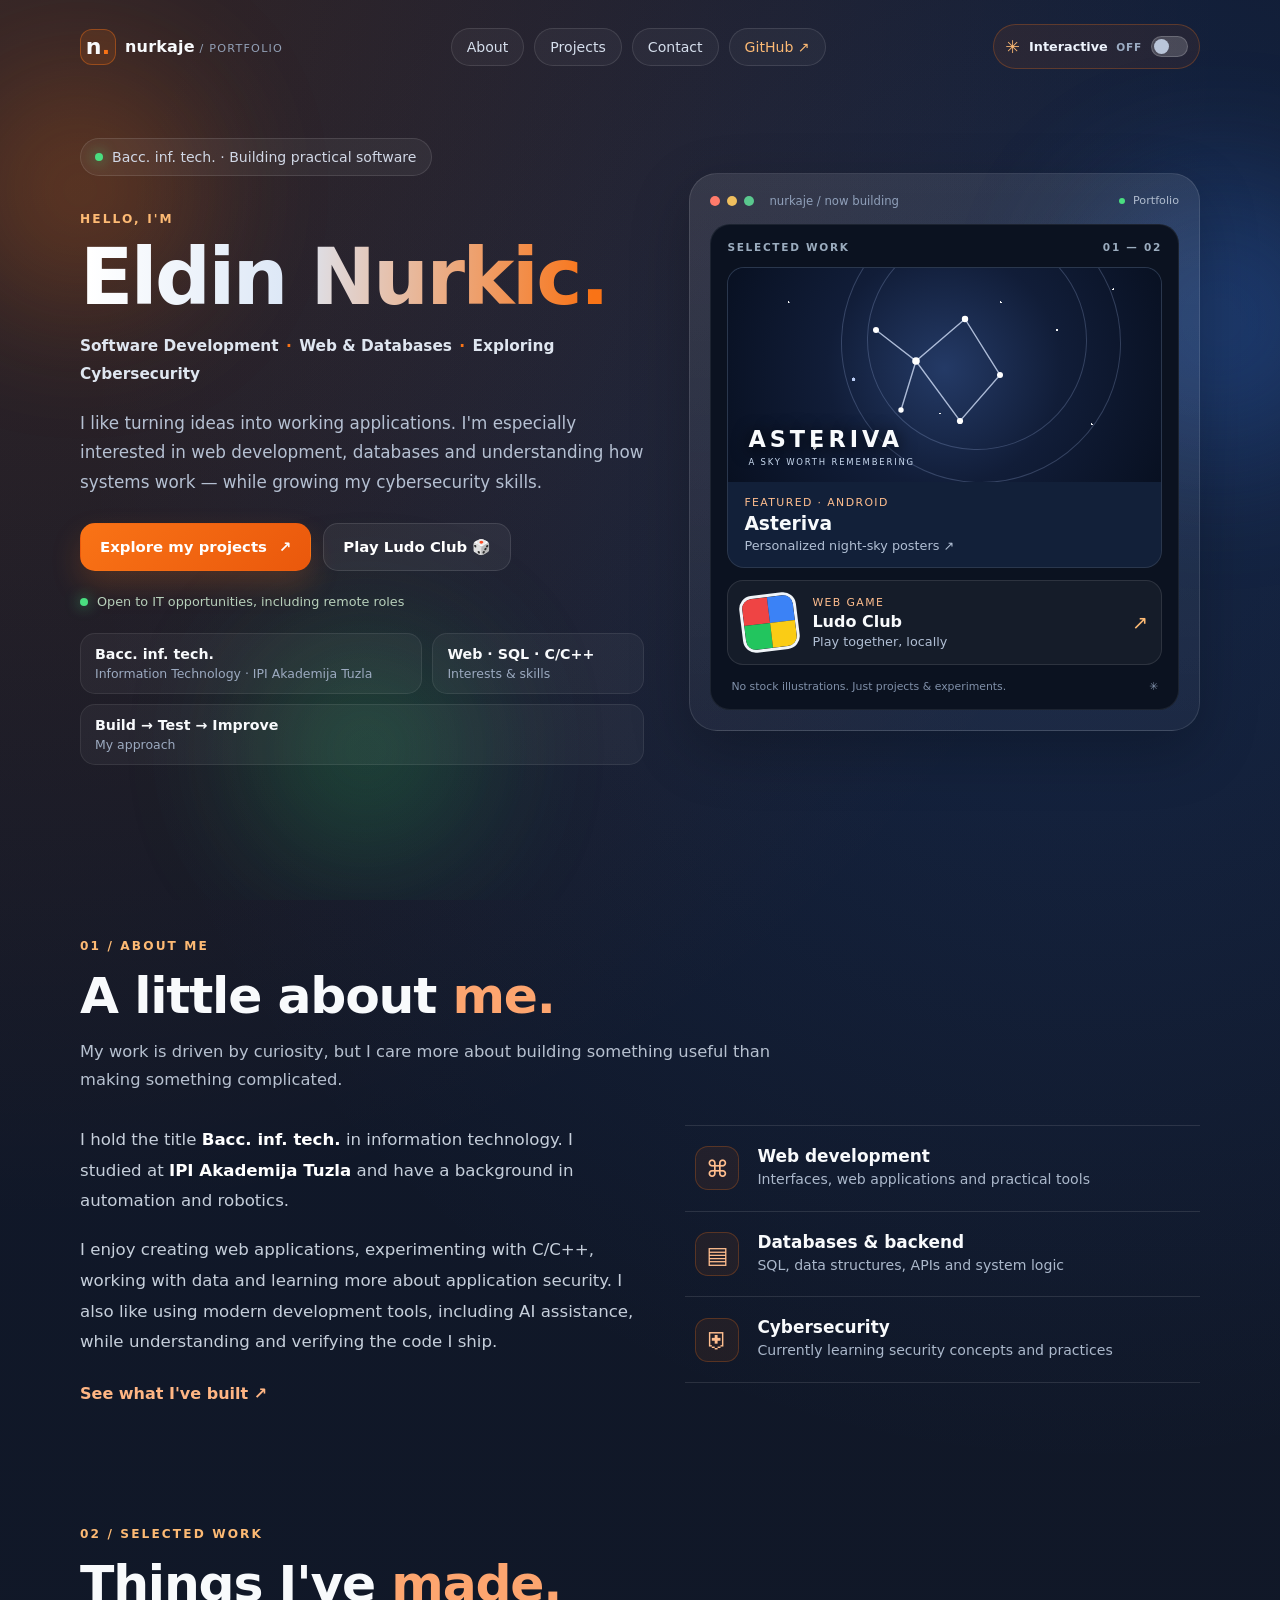
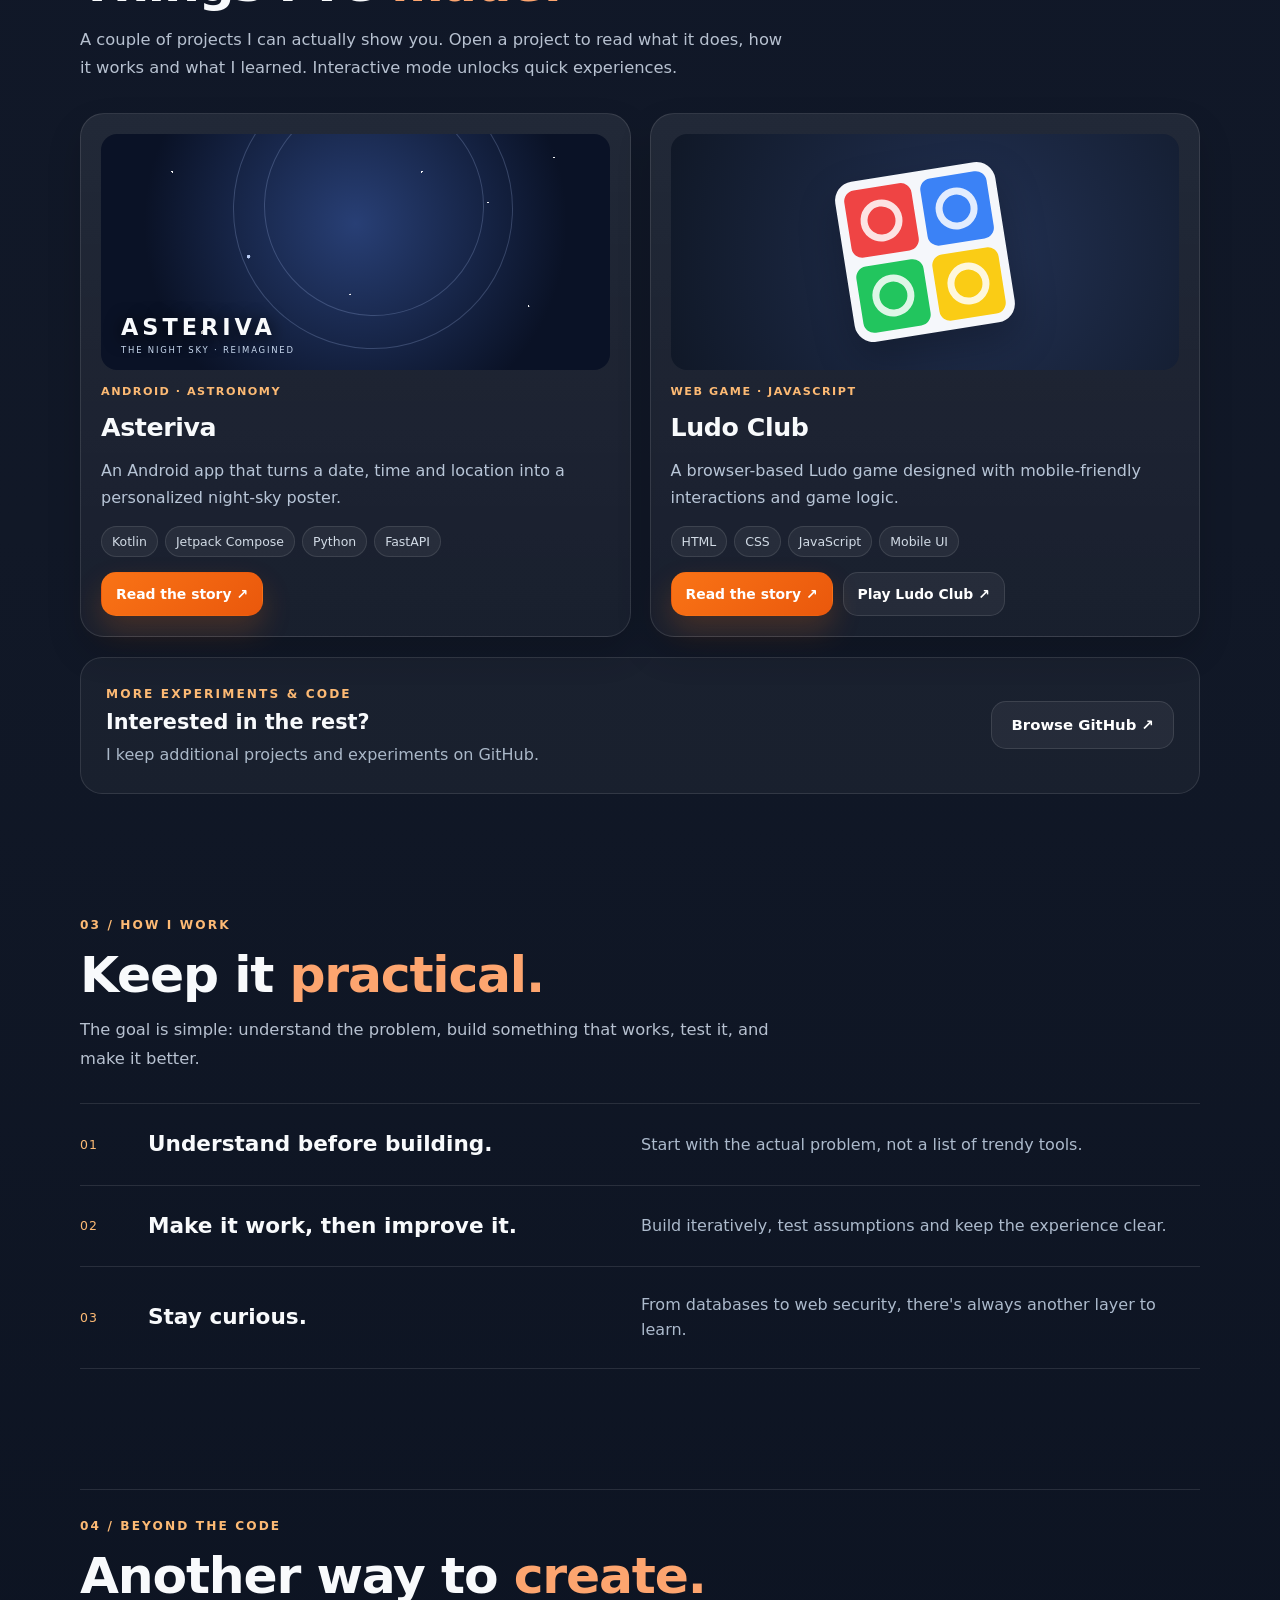
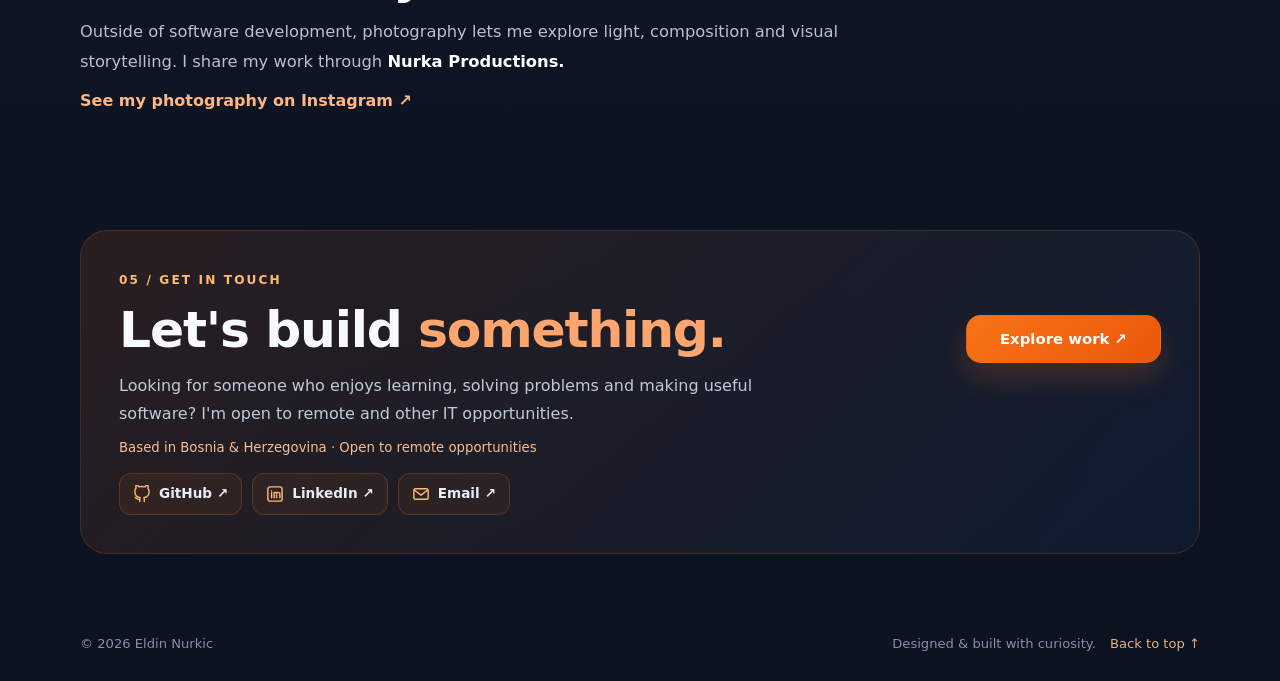
<file: index.html>
<!doctype html>
<html lang="en">
<head>
  <meta charset="utf-8">
  <meta name="viewport" content="width=device-width, initial-scale=1">
  <meta name="theme-color" content="#0f172a">
  <title>Eldin Nurkic | Software Developer Portfolio</title>
  <meta name="description" content="Eldin Nurkic is a software developer and Bacc. inf. tech. Explore Android, web and database projects, including Asteriva and Ludo Club.">
  <meta name="robots" content="index, follow">
  <link rel="canonical" href="https://nurkaje.github.io/">

  <!-- Social link previews (LinkedIn, messaging apps and other platforms). -->
  <meta property="og:type" content="website">
  <meta property="og:site_name" content="nurkaje / portfolio">
  <meta property="og:locale" content="en_US">
  <meta property="og:url" content="https://nurkaje.github.io/">
  <meta property="og:title" content="Eldin Nurkic | Software Developer">
  <meta property="og:description" content="Practical software, creative ideas and real projects. Explore Asteriva, Ludo Club and my work.">
  <meta property="og:image" content="https://nurkaje.github.io/assets/og-preview.png">
  <meta property="og:image:type" content="image/png">
  <meta property="og:image:width" content="1200">
  <meta property="og:image:height" content="600">
  <meta property="og:image:alt" content="Screenshot of Eldin Nurkic software developer portfolio with Asteriva and Ludo Club projects.">
  <meta name="twitter:card" content="summary_large_image">
  <meta name="twitter:title" content="Eldin Nurkic | Software Developer">
  <meta name="twitter:description" content="Portfolio featuring Android, web and database projects, including Asteriva and Ludo Club.">
  <meta name="twitter:image" content="https://nurkaje.github.io/assets/og-preview.png">

  <script type="application/ld+json">
  {
    "@context": "https://schema.org",
    "@type": "Person",
    "name": "Eldin Nurkic",
    "url": "https://nurkaje.github.io/",
    "jobTitle": "Software Developer",
    "sameAs": [
      "https://github.com/nurkaje",
      "https://www.linkedin.com/in/nurkiceldin/",
      "https://www.instagram.com/nurkaproduction/"
    ]
  }
  </script>
  <link rel="icon" type="image/svg+xml" href="assets/favicon.svg">
  <link rel="stylesheet" href="assets/style.css">
  <script src="assets/main.js" defer></script>
  <script src="assets/sky-globe.js" defer></script>
  <script src="assets/interactive.js" defer></script>
  <script src="assets/cursor-glow.js" defer></script>
</head>
<body data-mode="professional">
  <div class="cursor-glow" id="cursorGlow" aria-hidden="true"></div>
  <div class="bg-blur" aria-hidden="true"><span class="orb orb1"></span><span class="orb orb2"></span><span class="orb orb3"></span></div>
  <header class="site-header container">
    <a class="brand" href="#home" aria-label="nurkaje — home"><span class="brand-mark">n<span class="brand-punct">.</span></span> <span>nurkaje<span class="brand-small"> / portfolio</span></span></a>
    <nav class="nav-right" aria-label="Primary navigation">
      <a class="nav-pill" href="#about">About</a>
      <a class="nav-pill" href="#projects">Projects</a>
      <a class="nav-pill" href="#contact">Contact</a>
      <a class="nav-pill nav-github" href="https://github.com/nurkaje" target="_blank" rel="noopener noreferrer">GitHub ↗</a>
    </nav>
    <button type="button" class="mode-switch" id="modeSwitch" role="switch" aria-checked="false" aria-label="Enable interactive mode" aria-describedby="modeHint">
      <span class="mode-switch-icon" aria-hidden="true">✳</span>
      <span class="mode-switch-copy">Interactive <span class="mode-switch-state">OFF</span></span>
      <span class="mode-switch-track" aria-hidden="true"><span class="mode-switch-thumb"></span></span>
    </button>
  </header>
  <div id="modeHint" class="sr-only">Switch between the standard professional portfolio and optional interactive project experiences.</div>

  <main>
    <section class="hero container" id="home">
      <div class="hero-left">
        <div class="eyebrow"><span class="eyebrow-dot" aria-hidden="true"></span> Bacc. inf. tech. · Building practical software</div>
        <p class="mini-overline">HELLO, I'M</p>
        <h1><span class="gradient-text">Eldin Nurkic.</span></h1>
        <p class="role-line">Software Development <span class="role-dot">·</span> Web & Databases <span class="role-dot">·</span> Exploring Cybersecurity</p>
        <p class="subtitle">I like turning ideas into working applications. I'm especially interested in web development, databases and understanding how systems work — while growing my cybersecurity skills.</p>
        <div class="cta-row">
          <a href="#projects" class="btn btn-primary">Explore my projects <span aria-hidden="true">↗</span></a>
          <a href="games/my_ludo_club.html" target="_blank" rel="noopener noreferrer" class="btn btn-secondary">Play Ludo Club 🎲</a>
        </div>
        <p class="availability"><span class="availability-dot" aria-hidden="true"></span> Open to IT opportunities, including remote roles</p>
        <div class="quick-stats" aria-label="Highlights">
          <div class="stat"><strong>Bacc. inf. tech.</strong><span>Information Technology · IPI Akademija Tuzla</span></div>
          <div class="stat"><strong>Web · SQL · C/C++</strong><span>Interests & skills</span></div>
          <div class="stat"><strong>Build → Test → Improve</strong><span>My approach</span></div>
        </div>
      </div>
      <div class="hero-right" aria-label="Featured project preview">
        <div class="showcase">
          <div class="window-bar"><span class="window-dot"></span><span class="window-dot"></span><span class="window-dot"></span><span class="window-title">nurkaje / now building</span><span class="window-live"><span></span> Portfolio</span></div>
          <div class="showcase-body mode-professional">
            <div class="spotlight-head"><span>SELECTED WORK</span><span>01 — 02</span></div>
            <button type="button" class="preview-featured" data-project="asteriva" aria-label="Read about Asteriva">
              <div class="sky-art" aria-hidden="true">
                <div class="sky-ring sky-ring-one"></div><div class="sky-ring sky-ring-two"></div>
                <svg viewBox="0 0 220 180" class="constellation" fill="none" aria-hidden="true"><path d="M41 52 81 83 130 41 165 97 125 143 81 83 66 132" stroke="#d9e6ff" stroke-width="1.4" opacity=".76"/><g fill="#fff"><circle cx="41" cy="52" r="3"/><circle cx="81" cy="83" r="3.8"/><circle cx="130" cy="41" r="3.2"/><circle cx="165" cy="97" r="3"/><circle cx="125" cy="143" r="3.1"/><circle cx="66" cy="132" r="2.7"/></g></svg>
                <span class="art-asteriva">ASTERIVA</span><span class="art-caption">A SKY WORTH REMEMBERING</span>
              </div>
              <div class="preview-info"><span class="preview-kicker">FEATURED · ANDROID</span><strong>Asteriva</strong><span>Personalized night-sky posters <span aria-hidden="true">↗</span></span></div>
            </button>
            <button type="button" class="preview-mini" data-project="ludo" aria-label="Read about Ludo Club">
              <span class="ludo-mark" aria-hidden="true"><i></i><i></i><i></i><i></i></span>
              <span class="preview-mini-copy"><small>WEB GAME</small><strong>Ludo Club</strong><span>Play together, locally</span></span>
              <span class="preview-arrow" aria-hidden="true">↗</span>
            </button>
            <div class="showcase-footer">No stock illustrations. Just projects &amp; experiments. <span>✳</span></div>
          </div>
          <div class="showcase-body mode-interactive" hidden id="asterivaLab">
            <div class="spotlight-head"><span>ASTERIVA / CONCEPT LAB</span><span class="lab-live-dot">● INTERACTIVE</span></div>
            <div class="lab-artwork">
              <canvas id="starCanvas" width="540" height="310" tabindex="0" aria-label="Interactive 3D star map. Drag or swipe to rotate the stars, use arrow keys to rotate, Home to reset. Decorative demonstration, not astronomical positions.">Interactive 3D star map.</canvas>
              <div class="lab-poster-label"><small>A MOMENT IN TIME</small><strong id="labLocation">TUZLA</strong><span id="labMoment">25 OCTOBER 2026</span></div>
            </div>
            <div class="lab-sky-tools"><span>↔ Drag the stars to rotate in 3D</span><div class="lab-sky-actions"><button type="button" id="toggleSkySpin" aria-pressed="false">Auto spin: off</button><button type="button" id="resetSkyView">Reset view ↺</button></div></div>
            <form id="starForm" class="lab-form">
              <label>City
                <select id="starCity" required>
                  <option value="Tuzla">Tuzla</option><option value="Sarajevo">Sarajevo</option><option value="London">London</option><option value="Tokyo">Tokyo</option><option value="New York">New York</option>
                </select>
              </label>
              <label>Date
                <input type="date" id="starDate" value="2026-10-25" required min="1900-01-01" max="2100-12-31">
              </label>
              <button type="submit" class="btn btn-primary lab-generate">Generate preview ↗</button>
            </form>
            <p class="lab-disclaimer">Design demo only — decorative stars, <strong>not real astronomical positions</strong>. Asteriva uses astronomy data for its actual posters.</p>
            <button type="button" class="lab-story" id="labStory">Read about the real app ↗</button>
          </div>
        </div>
      </div>
    </section>

    <section id="about" class="section container reveal">
      <div class="mode-professional">
      <div class="section-heading"><span class="section-number">01 / ABOUT ME</span><h2 class="section-title">A little about <span>me.</span></h2><p class="section-sub">My work is driven by curiosity, but I care more about building something useful than making something complicated.</p></div>
      <div class="about-layout">
        <div class="about-copy">
          <p>I hold the title <strong>Bacc. inf. tech.</strong> in information technology. I studied at <strong>IPI Akademija Tuzla</strong> and have a background in automation and robotics.</p>
          <p>I enjoy creating web applications, experimenting with C/C++, working with data and learning more about application security. I also like using modern development tools, including AI assistance, while understanding and verifying the code I ship.</p>
          <a class="inline-link" href="#projects">See what I've built <span aria-hidden="true">↗</span></a>
        </div>
        <div class="focus-list" aria-label="Areas of interest">
          <div class="focus-row"><span class="focus-symbol" aria-hidden="true">⌘</span><div><strong>Web development</strong><small>Interfaces, web applications and practical tools</small></div></div>
          <div class="focus-row"><span class="focus-symbol" aria-hidden="true">▤</span><div><strong>Databases & backend</strong><small>SQL, data structures, APIs and system logic</small></div></div>
          <div class="focus-row"><span class="focus-symbol" aria-hidden="true">⛨</span><div><strong>Cybersecurity</strong><small>Currently learning security concepts and practices</small></div></div>
        </div>
      </div>
      </div>
      <div class="mode-interactive" hidden>
        <div class="section-heading">
          <span class="section-number">01 / GET TO KNOW ME</span>
          <h2 class="section-title">Hello from the <span>terminal.</span></h2>
          <p class="section-sub">Same story, different interface. Type <code>help</code> to explore — no commands are executed on a server.</p>
        </div>
        <div class="terminal-shell" aria-label="Interactive portfolio terminal">
          <div class="terminal-top"><span class="terminal-lights" aria-hidden="true"><i></i><i></i><i></i></span><span>eldin@portfolio:~</span><span class="terminal-status">● LOCAL DEMO</span></div>
          <div id="terminalOutput" class="terminal-output" role="log" aria-live="polite" aria-relevant="additions" aria-label="Terminal command output">
            <p class="terminal-line terminal-intro">Welcome to Eldin's portfolio terminal. Try <strong>help</strong>, <strong>whoami</strong>, <strong>projects</strong> or <strong>skills</strong>.</p>
          </div>
          <form class="terminal-command" id="terminalForm" autocomplete="off">
            <label for="terminalInput"><span aria-hidden="true">visitor@eldin</span><span aria-hidden="true" class="terminal-prompt">~ $</span><span class="sr-only">Terminal command</span></label>
            <input id="terminalInput" type="text" name="command" maxlength="70" placeholder="type help" autocapitalize="off" autocomplete="off" spellcheck="false" aria-label="Enter a supported terminal command">
            <button type="submit" aria-label="Run terminal command">↵</button>
          </form>
          <div class="terminal-presets" aria-label="Quick commands">
            <button type="button" data-command="whoami">whoami</button><button type="button" data-command="projects">projects</button><button type="button" data-command="skills">skills</button><button type="button" data-command="contact">contact</button><button type="button" data-command="help">help</button>
          </div>
        </div>
      </div>
    </section>

    <section id="projects" class="section container reveal">
      <div class="section-heading"><span class="section-number">02 / SELECTED WORK</span><h2 class="section-title">Things I've <span>made.</span></h2><p class="section-sub">A couple of projects I can actually show you. Open a project to read what it does, how it works and what I learned. Interactive mode unlocks quick experiences.</p></div>
      <div class="projects-grid" id="projectList"></div>
      <div class="github-strip"><div><span class="strip-label">MORE EXPERIMENTS & CODE</span><h3>Interested in the rest?</h3><p>I keep additional projects and experiments on GitHub.</p></div><a class="btn btn-secondary" href="https://github.com/nurkaje?tab=repositories" target="_blank" rel="noopener noreferrer">Browse GitHub ↗</a></div>
    </section>

    <section id="approach" class="section container reveal">
      <div class="mode-professional">
      <div class="section-heading"><span class="section-number">03 / HOW I WORK</span><h2 class="section-title">Keep it <span>practical.</span></h2><p class="section-sub">The goal is simple: understand the problem, build something that works, test it, and make it better.</p></div>
      <div class="approach-lines">
        <div class="approach-line"><span>01</span><strong>Understand before building.</strong><p>Start with the actual problem, not a list of trendy tools.</p></div>
        <div class="approach-line"><span>02</span><strong>Make it work, then improve it.</strong><p>Build iteratively, test assumptions and keep the experience clear.</p></div>
        <div class="approach-line"><span>03</span><strong>Stay curious.</strong><p>From databases to web security, there's always another layer to learn.</p></div>
      </div>
      </div>
      <div class="mode-interactive" hidden>
        <div class="section-heading"><span class="section-number">03 / HOW I WORK</span><h2 class="section-title">From idea to <span>working code.</span></h2><p class="section-sub">Click a stage to see the practical workflow behind my projects.</p></div>
        <div class="workflow-lab">
          <div class="workflow-steps" role="group" aria-label="Development stages"><button type="button" class="workflow-step is-active" data-step="0" aria-pressed="true">01 / Understand</button><button type="button" class="workflow-step" data-step="1" aria-pressed="false">02 / Build</button><button type="button" class="workflow-step" data-step="2" aria-pressed="false">03 / Verify</button></div>
          <div class="workflow-detail" id="workflowDetail" aria-live="polite"><span>01 — UNDERSTAND</span><h3>Start with a real problem.</h3><p>I define what the software should do and which constraints matter before choosing the tools.</p></div>
        </div>
      </div>
    </section>


    <section id="photography" class="section container reveal mode-professional" aria-labelledby="photographyTitle">
      <div class="photography-pro">
        <div class="photography-pro-copy">
          <span class="section-number">04 / BEYOND THE CODE</span>
          <h2 class="section-title" id="photographyTitle">Another way to <span>create.</span></h2>
          <p>Outside of software development, photography lets me explore light, composition and visual storytelling. I share my work through <strong>Nurka Productions.</strong></p>
          <a class="inline-link" href="https://www.instagram.com/nurkaproduction/" target="_blank" rel="noopener noreferrer">See my photography on Instagram ↗</a>
        </div>
      </div>
    </section>

    <section id="contact" class="section container reveal">
      <div class="contact-panel">
        <div class="contact-copy">
          <span class="section-number">
            <span class="mode-professional">05 / GET IN TOUCH</span>
            <span class="mode-interactive" hidden>04 / GET IN TOUCH</span>
          </span>
          <h2 class="section-title">Let's build <span>something.</span></h2>
          <p>Looking for someone who enjoys learning, solving problems and making useful software? I'm open to remote and other IT opportunities.</p>
          <span class="contact-note">Based in Bosnia &amp; Herzegovina · Open to remote opportunities</span>

          <!-- Public links appear here: GitHub, LinkedIn, Email. -->
          <div class="contact-mini-links" id="contactMiniLinks" aria-label="GitHub, LinkedIn and email"></div>
        </div>

        <div class="contact-actions" id="contactActions">
          <a class="btn btn-primary" href="#projects">Explore work ↗</a>
        </div>
      </div>
    </section>
  </main>
  <footer class="container footer"><span>© <span id="year">2026</span> Eldin Nurkic</span><span>Designed & built with curiosity. <a href="#home">Back to top ↑</a></span></footer>

  <dialog class="project-dialog" id="projectDialog" aria-labelledby="dialogTitle">
    <div class="modal-content"><div class="modal-top"><span class="section-number" id="dialogCategory">PROJECT STORY</span><button type="button" class="dialog-close" id="closeDialog" aria-label="Close project details">✕</button></div><h2 id="dialogTitle"></h2><p class="dialog-lede" id="dialogIntro"></p><div class="modal-details"><div><h3>What it is</h3><p id="dialogWhat"></p></div><div><h3>What I worked on</h3><p id="dialogRole"></p></div><div><h3>The technical side</h3><p id="dialogTech"></p></div></div><div id="dialogTags" class="tags"></div><div class="modal-actions" id="dialogLinks"></div></div>
  </dialog>
</body>
</html>
</file>
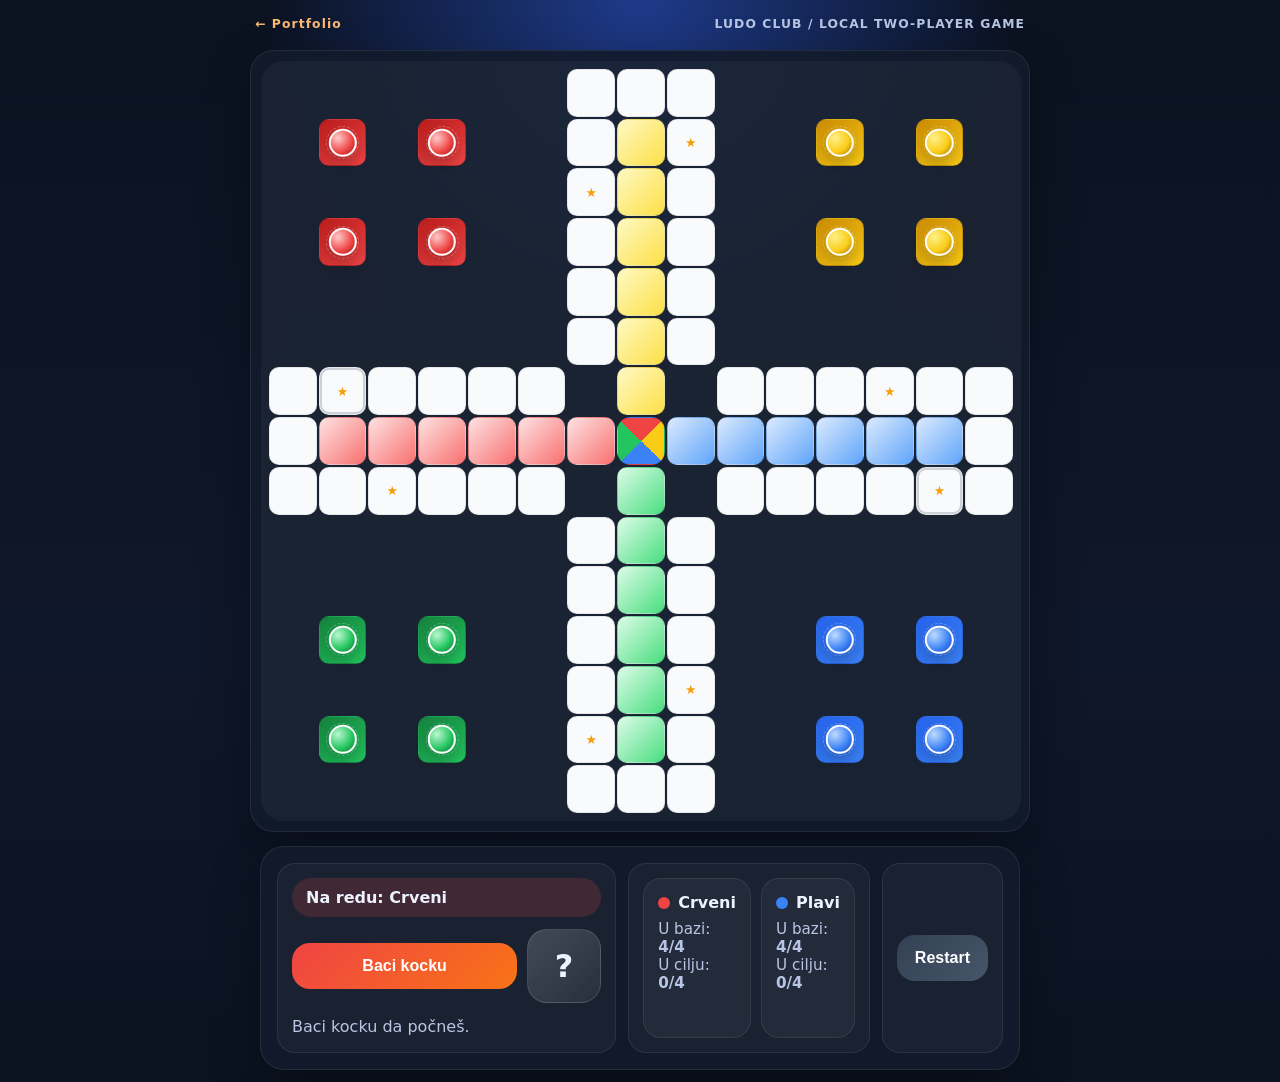
<file: games/my_ludo_club.html>
<!DOCTYPE html>
<html lang="bs">
<head>
  <meta charset="UTF-8">
  <meta name="viewport" content="width=device-width,initial-scale=1,maximum-scale=1,viewport-fit=cover">
  <meta name="theme-color" content="#0b1220">
  <title>Ludo Club — Čovječe ne ljuti se</title>
  <link rel="stylesheet" href="ludo-club/style.css">
  <script src="ludo-club/game.js" defer></script>
</head>
<body>
  <main class="app">
    <div class="topline"><a href="../index.html#projects">← Portfolio</a><span>LUDO CLUB / LOCAL TWO-PLAYER GAME</span></div>
    <section class="card board-wrap" aria-label="Ludo game board"><div id="board" class="board"></div></section>
    <section class="card panel" aria-label="Game controls">
      <div class="controls-grid">
        <div class="roll-box">
          <div id="turn" class="turn">Na redu: Crveni</div>
          <div class="row row-controls"><button id="rollBtn" class="btn roll-btn" type="button">Baci kocku</button><div id="dice" class="dice" aria-live="polite">?</div></div>
          <p id="status" class="status" aria-live="polite">Baci kocku da počneš.</p>
        </div>
        <div class="stats-box">
          <div class="panel-box"><div class="legend"><span class="dot red-dot"></span>Crveni</div><div class="small">U bazi: <strong id="redBase">4/4</strong></div><div class="small">U cilju: <strong id="redDone">0/4</strong></div></div>
          <div class="panel-box"><div class="legend"><span class="dot blue-dot"></span>Plavi</div><div class="small">U bazi: <strong id="blueBase">4/4</strong></div><div class="small">U cilju: <strong id="blueDone">0/4</strong></div></div>
        </div>
        <div class="reset-box"><button id="resetBtn" class="btn reset-btn" type="button">Restart</button></div>
      </div>
    </section>
  </main>
</body>
</html>
</file>
<file: assets/style.css>
/*
 * NURKAJE PORTFOLIO — STYLE.CSS
 * Full stylesheet, formatted for easier editing in VS Code.
 * Original dark-blue/orange design retained.
 * Brand fix: the orange dot stays beside the “n” in the logo.
 */

/* Color palette / design variables */
:root {
  --bg: #0f172a;
  --panel: #111c31;
  --text: #f8fafc;
  --muted: #b5c0d2;
  --orange: #f97316;
  --orange-light: #fdba74;
  --stroke: rgba(255,255,255,.11);
}

/* Base elements and page background */
* {
  box-sizing: border-box;
}

html {
  scroll-behavior: smooth;
  scroll-padding-top: 85px;
}

body {
  margin: 0;
  font-family: Inter,ui-sans-serif,system-ui,-apple-system,"Segoe UI",Arial,sans-serif;
  color: var(--text);
  background: radial-gradient(circle at top left,rgba(249,115,22,.16),transparent 30%),radial-gradient(circle at 85% 12%,rgba(59,130,246,.14),transparent 28%),linear-gradient(180deg,#0f172a,#111827 55%,#0b1220);
  overflow-x: hidden;
}

body:has(dialog[open]) {
  overflow: hidden;
}

a {
  color: inherit;
  text-decoration: none;
}

button {
  font: inherit;
}

button:focus-visible,a:focus-visible {
  outline: 2px solid #fdba74;
  outline-offset: 4px;
}

.container {
  width: min(1120px,92vw);
  margin: 0 auto;
  position: relative;
  z-index: 1;
}

.bg-blur {
  position: fixed;
  inset: 0;
  z-index: 0;
  overflow: hidden;
  pointer-events: none;
}

.orb {
  position: absolute;
  border-radius: 999px;
  filter: blur(70px);
  opacity: .25;
  animation: float 11s ease-in-out infinite;
}

.orb1 {
  width: 240px;
  height: 240px;
  background: #f97316;
  top: 70px;
  left: -40px;
}

.orb2 {
  width: 280px;
  height: 280px;
  background: #3b82f6;
  top: 180px;
  right: -80px;
  animation-delay: 1s;
}

.orb3 {
  width: 220px;
  height: 220px;
  background: #22c55e;
  bottom: 40px;
  left: 20%;
  animation-delay: 2s;
}

@keyframes float {
  50% {
    transform: translate(10px,-18px);
  }
}

/* Header, brand and navigation */
.site-header {
  display: flex;
  align-items: center;
  justify-content: space-between;
  padding: 24px 0;
  gap: 24px;
}

.brand {
  display: flex;
  align-items: center;
  gap: 9px;
  font-weight: 800;
  letter-spacing: .2px;
}

.brand-mark {
  display: flex;
  align-items: center;
  justify-content: center;
  white-space: nowrap;
  width: 36px;
  height: 36px;
  border: 1px solid rgba(249,115,22,.4);
  border-radius: 12px;
  background: rgba(249,115,22,.12);
  font-size: 1.38rem;
}

.brand-punct {
  color: var(--orange);
}

.brand-small {
  font-weight: 500;
  font-size: .7rem;
  color: #92a0b6;
  letter-spacing: 1.2px;
  text-transform: uppercase;
}

.nav-right {
  display: flex;
  gap: 10px;
  align-items: center;
}

.nav-pill {
  padding: 10px 15px;
  border: 1px solid var(--stroke);
  background: rgba(255,255,255,.04);
  border-radius: 999px;
  color: #d6dfed;
  font-size: .88rem;
  transition: background .2s,border-color .2s;
}

.nav-pill:hover {
  background: rgba(255,255,255,.09);
  border-color: rgba(249,115,22,.4);
}

.nav-github {
  color: var(--orange-light);
}

/* Hero, call-to-action and highlights */
.hero {
  min-height: 76vh;
  display: grid;
  grid-template-columns: 1.05fr .95fr;
  gap: 45px;
  align-items: center;
  padding: 45px 0 90px;
}

.hero-left {
  animation: fadeUp .75s both;
}

.eyebrow {
  display: inline-flex;
  align-items: center;
  gap: 9px;
  padding: 10px 14px;
  border-radius: 999px;
  background: rgba(255,255,255,.05);
  border: 1px solid var(--stroke);
  color: #d1d8e6;
  font-size: .88rem;
  margin-bottom: 24px;
}

.eyebrow-dot,.availability-dot {
  width: 8px;
  height: 8px;
  border-radius: 50%;
  background: #4ade80;
  box-shadow: 0 0 14px rgba(74,222,128,.75);
  flex-shrink: 0;
}

.mini-overline,.section-number,.strip-label {
  font-size: .76rem;
  letter-spacing: 2.1px;
  font-weight: 800;
  color: var(--orange-light);
}

h1 {
  margin: 9px 0 15px;
  font-size: clamp(3.45rem,6.1vw,5.3rem);
  letter-spacing: -2.5px;
  line-height: 1.02;
}

.gradient-text {
  background: linear-gradient(92deg,#fff 2%,#dce7f6 40%,#f97316 97%);
  background-clip: text;
  -webkit-background-clip: text;
  -webkit-text-fill-color: transparent;
}

.role-line {
  color: #dfe6f0;
  font-weight: 600;
  line-height: 1.8;
  font-size: .96rem;
}

.role-dot {
  color: var(--orange);
  padding: 0 2px;
}

.subtitle {
  color: var(--muted);
  line-height: 1.78;
  font-size: 1.05rem;
  max-width: 580px;
  margin: 20px 0 25px;
}

.cta-row {
  display: flex;
  flex-wrap: wrap;
  gap: 12px;
}

.btn {
  border: 1px solid transparent;
  display: inline-flex;
  align-items: center;
  justify-content: center;
  gap: 12px;
  padding: 13px 19px;
  border-radius: 15px;
  font-weight: 750;
  font-size: .93rem;
  cursor: pointer;
  min-height: 48px;
  transition: transform .18s,box-shadow .18s,background .18s;
}

.btn:hover {
  transform: translateY(-2px);
}

.btn-primary {
  background: linear-gradient(135deg,#f97316,#ea580c);
  color: white;
  box-shadow: 0 14px 30px rgba(249,115,22,.2);
}

.btn-primary:hover {
  box-shadow: 0 18px 34px rgba(249,115,22,.3);
}

.btn-secondary {
  background: rgba(255,255,255,.055);
  border-color: var(--stroke);
  color: white;
}

.btn-secondary:hover {
  background: rgba(255,255,255,.11);
}

.availability {
  display: flex;
  align-items: center;
  gap: 9px;
  font-size: .8rem;
  color: #b7cfba;
  margin: 23px 0;
}

.quick-stats {
  display: flex;
  gap: 10px;
  flex-wrap: wrap;
  margin-top: 24px;
}

.stat {
  padding: 12px 14px;
  background: rgba(255,255,255,.045);
  border: 1px solid rgba(255,255,255,.08);
  border-radius: 15px;
  min-width: 145px;
  flex: 1 1 auto;
}

.stat strong {
  display: block;
  font-size: .89rem;
}

.stat span {
  font-size: .78rem;
  color: #9caac0;
  display: block;
  margin-top: 4px;
}

/* Featured project showcase */
.hero-right {
  animation: fadeUp .95s ease .15s both;
}

.showcase {
  padding: 20px;
  border: 1px solid var(--stroke);
  border-radius: 28px;
  background: linear-gradient(180deg,rgba(255,255,255,.095),rgba(255,255,255,.035));
  box-shadow: 0 20px 60px rgba(0,0,0,.24);
  backdrop-filter: blur(16px);
}

.window-bar {
  display: flex;
  align-items: center;
  gap: 7px;
  margin-bottom: 16px;
}

.window-dot {
  height: 10px;
  width: 10px;
  border-radius: 50%;
  background: rgba(255,255,255,.27);
}

.window-dot:nth-child(1) {
  background: #ff7b6b;
}

.window-dot:nth-child(2) {
  background: #efbf5e;
}

.window-dot:nth-child(3) {
  background: #5ac88e;
}

.window-title {
  font-size: .73rem;
  color: #90a0ba;
  margin-left: 8px;
}

.window-live {
  margin-left: auto;
  font-size: .7rem;
  color: #b0bcce;
}

.window-live span {
  display: inline-block;
  width: 6px;
  height: 6px;
  border-radius: 50%;
  background: #4ade80;
  margin-right: 4px;
}

.showcase-body {
  padding: 16px;
  background: #0b1220;
  border: 1px solid rgba(255,255,255,.07);
  border-radius: 20px;
}

.spotlight-head {
  display: flex;
  justify-content: space-between;
  letter-spacing: 1.7px;
  font-size: .66rem;
  color: #9bacbe;
  font-weight: 800;
  margin-bottom: 14px;
}

.preview-featured,.preview-mini {
  display: block;
  width: 100%;
  border: none;
  color: inherit;
  text-align: left;
  cursor: pointer;
}

.preview-featured {
  border-radius: 17px;
  padding: 0;
  overflow: hidden;
  background: #122039;
  border: 1px solid rgba(255,255,255,.1);
  transition: transform .2s,border-color .2s;
}

.preview-featured:hover,.preview-mini:hover {
  border-color: rgba(249,115,22,.45);
  transform: translateY(-2px);
}

.sky-art {
  height: 214px;
  position: relative;
  overflow: hidden;
  background: radial-gradient(circle at 50% 47%,#243a66,#111d38 48%,#081021 100%);
}

.sky-art:before {
  content: "";
  position: absolute;
  inset: 0;
  opacity: .95;
  background-image: radial-gradient(1px 1px at 14% 16%,white 85%,transparent),radial-gradient(2px 2px at 29% 52%,#c4d7ff 80%,transparent),radial-gradient(1px 1px at 76% 29%,white 90%,transparent),radial-gradient(1px 1px at 84% 73%,white 90%,transparent),radial-gradient(1px 1px at 63% 16%,white 90%,transparent),radial-gradient(2px 2px at 20% 84%,white 90%,transparent),radial-gradient(1px 1px at 49% 68%,white 90%,transparent),radial-gradient(1px 1px at 89% 10%,white 90%,transparent);
}

.sky-ring {
  position: absolute;
  border: 1px solid rgba(181,205,255,.22);
  border-radius: 50%;
  top: -65px;
  left: 26%;
  width: 280px;
  height: 280px;
  transform: rotate(24deg);
}

.sky-ring-two {
  left: 32%;
  top: -38px;
  width: 220px;
  height: 220px;
  transform: rotate(-20deg);
}

.constellation {
  position: absolute;
  inset: 10px auto auto calc(50% - 110px);
  height: 180px;
  width: 220px;
}

.art-asteriva {
  position: absolute;
  bottom: 30px;
  left: 20px;
  letter-spacing: 4px;
  font-weight: 850;
  font-size: 1.4rem;
  text-shadow: 0 3px 18px #000;
}

.art-caption {
  position: absolute;
  bottom: 15px;
  left: 20px;
  letter-spacing: 1.8px;
  font-size: .53rem;
  color: #c9d9ef;
}

.preview-info {
  padding: 14px 16px;
  display: flex;
  flex-direction: column;
  gap: 4px;
}

.preview-info strong {
  font-size: 1.17rem;
}

.preview-kicker,.preview-mini-copy small {
  font-size: .68rem;
  letter-spacing: 1.4px;
  color: #ffbe8e;
}

.preview-info>span:last-child,.preview-mini-copy>span {
  font-size: .8rem;
  color: #b1bfd4;
}

.preview-mini {
  margin-top: 12px;
  display: flex;
  align-items: center;
  gap: 14px;
  padding: 13px;
  border: 1px solid rgba(255,255,255,.1);
  border-radius: 16px;
  background: rgba(255,255,255,.045);
  transition: transform .18s,border-color .18s;
}

.ludo-mark {
  display: grid;
  grid-template-columns: 1fr 1fr;
  width: 57px;
  height: 57px;
  border-radius: 13px;
  overflow: hidden;
  transform: rotate(-7deg);
  border: 3px solid #f1f5f9;
  flex-shrink: 0;
}

.ludo-mark i:nth-child(1) {
  background: #ef4444;
}

.ludo-mark i:nth-child(2) {
  background: #3b82f6;
}

.ludo-mark i:nth-child(3) {
  background: #22c55e;
}

.ludo-mark i:nth-child(4) {
  background: #facc15;
}

.preview-mini-copy {
  display: flex;
  flex-direction: column;
  gap: 3px;
}

.preview-mini-copy strong {
  font-size: 1rem;
}

.preview-arrow {
  margin-left: auto;
  font-size: 1.2rem;
  color: var(--orange-light);
}

.showcase-footer {
  padding: 15px 4px 0;
  color: #8090a9;
  font-size: .68rem;
  display: flex;
  justify-content: space-between;
}

/* Content sections and About */
.section {
  padding: 80px 0 40px;
}

.section-heading {
  max-width: 750px;
  margin-bottom: 30px;
}

.section-title {
  font-size: clamp(2.15rem,4vw,3.15rem);
  letter-spacing: -1.2px;
  line-height: 1.14;
  margin: 13px 0;
}

.section-title span {
  color: #fda56f;
}

.section-sub {
  font-size: 1.02rem;
  line-height: 1.75;
  color: #b7c1d0;
  margin: 0;
  max-width: 710px;
}

.about-layout {
  display: grid;
  grid-template-columns: 1fr .92fr;
  gap: 46px;
  align-items: start;
}

.about-copy p {
  margin: 0 0 18px;
  line-height: 1.85;
  color: #c6cfdb;
  font-size: 1.04rem;
}

.about-copy strong {
  color: #fff;
}

.inline-link {
  color: #ffb684;
  display: inline-block;
  margin-top: 8px;
  font-weight: 750;
}

.inline-link:hover {
  text-decoration: underline;
}

.focus-list {
  border-top: 1px solid var(--stroke);
}

.focus-row {
  display: flex;
  gap: 18px;
  padding: 20px 10px;
  border-bottom: 1px solid var(--stroke);
  align-items: center;
}

.focus-symbol {
  width: 44px;
  height: 44px;
  display: grid;
  place-items: center;
  flex-shrink: 0;
  border-radius: 13px;
  border: 1px solid rgba(249,115,22,.25);
  background: rgba(249,115,22,.075);
  color: #ffbe8e;
  font-size: 1.45rem;
}

.focus-row strong,.focus-row small {
  display: block;
}

.focus-row strong {
  font-size: 1.06rem;
}

.focus-row small {
  font-size: .88rem;
  color: #abb8cb;
  line-height: 1.55;
  margin-top: 3px;
}

/* Project cards */
.projects-grid {
  display: grid;
  grid-template-columns: 1fr 1fr;
  gap: 19px;
}

.project-tile {
  padding: 20px;
  border: 1px solid var(--stroke);
  border-radius: 24px;
  background: linear-gradient(180deg,rgba(255,255,255,.075),rgba(255,255,255,.035));
  box-shadow: 0 16px 34px rgba(0,0,0,.16);
  display: flex;
  flex-direction: column;
  gap: 15px;
}

.project-art {
  height: 236px;
  border-radius: 16px;
  overflow: hidden;
  position: relative;
}

.project-art.astronomy {
  background: radial-gradient(circle at 50% 38%,#283f75,#0a1226 72%);
}

.project-art.astronomy .sky-art {
  height: 100%;
  background: none;
}

.project-art.ludo {
  display: flex;
  align-items: center;
  justify-content: center;
  background: radial-gradient(circle at 60% 50%,#223153,#101827);
}

.ludo-board {
  width: 162px;
  height: 162px;
  background: #f5f7fb;
  display: grid;
  grid-template-columns: 1fr 1fr;
  gap: 9px;
  padding: 9px;
  border-radius: 19px;
  transform: rotate(-9deg);
  box-shadow: 0 18px 40px rgba(0,0,0,.26);
}

.ludo-board>span {
  border-radius: 11px;
  position: relative;
  display: grid;
  place-items: center;
}

.ludo-board>span:after {
  content: "";
  width: 28px;
  height: 28px;
  border: 7px solid rgba(255,255,255,.85);
  border-radius: 50%;
}

.ludo-board>span:nth-child(1) {
  background: #ef4444;
}

.ludo-board>span:nth-child(2) {
  background: #3b82f6;
}

.ludo-board>span:nth-child(3) {
  background: #22c55e;
}

.ludo-board>span:nth-child(4) {
  background: #facc15;
}

.project-kicker {
  font-size: .7rem;
  letter-spacing: 1.5px;
  color: #fdba74;
  font-weight: 800;
}

.project-tile h3 {
  font-size: 1.58rem;
  margin: 0;
  letter-spacing: -.4px;
}

.project-tile p {
  color: #b8c5d7;
  line-height: 1.7;
  margin: 0;
  flex: 1;
}

.tags {
  display: flex;
  flex-wrap: wrap;
  gap: 7px;
}

.tag {
  padding: 7px 10px;
  border-radius: 999px;
  background: rgba(255,255,255,.055);
  border: 1px solid rgba(255,255,255,.1);
  color: #d2dbe6;
  font-size: .78rem;
}

.project-actions {
  display: flex;
  gap: 10px;
  flex-wrap: wrap;
}

.project-actions .btn {
  padding: 11px 14px;
  font-size: .87rem;
  min-height: 44px;
}

.github-strip {
  margin-top: 20px;
  display: flex;
  align-items: center;
  justify-content: space-between;
  gap: 26px;
  padding: 25px;
  background: rgba(255,255,255,.04);
  border: 1px solid var(--stroke);
  border-radius: 22px;
}

.github-strip h3 {
  font-size: 1.3rem;
  margin: 8px 0;
}

.github-strip p {
  margin: 0;
  color: #aab8c8;
  line-height: 1.6;
}

/* How I Work, Contact and Footer */
.approach-lines {
  border-top: 1px solid var(--stroke);
}

.approach-line {
  display: grid;
  grid-template-columns: 50px minmax(220px,.85fr) 1fr;
  gap: 18px;
  padding: 25px 0;
  border-bottom: 1px solid var(--stroke);
  align-items: center;
}

.approach-line>span {
  font-size: .78rem;
  color: var(--orange-light);
  letter-spacing: 1px;
}

.approach-line>strong {
  font-size: 1.35rem;
  line-height: 1.4;
}

.approach-line p {
  color: #acbacc;
  line-height: 1.6;
  margin: 0;
}

.contact-panel {
  display: flex;
  align-items: center;
  justify-content: space-between;
  gap: 35px;
  padding: 38px;
  border: 1px solid rgba(249,115,22,.2);
  background: linear-gradient(135deg,rgba(249,115,22,.12),rgba(59,130,246,.08));
  border-radius: 27px;
}

.contact-panel>div:first-child {
  max-width: 700px;
}

.contact-panel p {
  color: #c0cad8;
  line-height: 1.75;
  margin: 0 0 12px;
}

.contact-note {
  color: #f9bd95;
  font-size: .83rem;
}

.contact-actions {
  min-width: 195px;
  display: flex;
  flex-direction: column;
  gap: 10px;
}

.footer {
  display: flex;
  align-items: center;
  justify-content: space-between;
  gap: 20px;
  color: #8392a8;
  font-size: .82rem;
  padding: 42px 0 30px;
}

.footer a {
  color: #e8ad7e;
  margin-left: 10px;
}

/* Project details modal */
.project-dialog {
  border: 1px solid rgba(255,255,255,.14);
  padding: 0;
  color: #f8fafc;
  background: #131e31;
  max-height: min(88vh,950px);
  width: min(690px,calc(100% - 28px));
  border-radius: 24px;
  box-shadow: 0 30px 100px rgba(0,0,0,.65);
  overflow: auto;
}

.project-dialog::backdrop {
  background: rgba(1,6,15,.8);
  backdrop-filter: blur(8px);
}

.modal-content {
  padding: 29px;
}

.modal-top {
  display: flex;
  align-items: center;
  justify-content: space-between;
}

.dialog-close {
  height: 39px;
  width: 39px;
  border: 1px solid var(--stroke);
  border-radius: 12px;
  background: rgba(255,255,255,.05);
  color: #fff;
  cursor: pointer;
  font-size: 1rem;
}

.project-dialog h2 {
  font-size: clamp(2.1rem,6vw,3rem);
  margin: 12px 0;
}

.dialog-lede {
  color: #bec9d9;
  font-size: 1.08rem;
  line-height: 1.6;
}

.modal-details {
  display: grid;
  grid-template-columns: 1fr;
  gap: 10px;
  margin: 22px 0;
}

.modal-details>div {
  border-top: 1px solid var(--stroke);
  padding-top: 12px;
}

.modal-details h3 {
  font-size: .95rem;
  color: #ffb47c;
  margin: 0 0 8px;
}

.modal-details p {
  margin: 0;
  color: #c2ccda;
  line-height: 1.7;
}

.modal-actions {
  display: flex;
  flex-wrap: wrap;
  gap: 10px;
  margin-top: 24px;
}

.project-dialog .tags {
  margin-top: 8px;
}

/* Scroll effects and animations */
.reveal {
  opacity: 1;
  transform: translateY(10px);
  transition: opacity .65s ease,transform .65s ease;
}

.reveal.visible {
  opacity: 1;
  transform: none;
}

@keyframes fadeUp {
  from {
    opacity: 0;
    transform: translateY(16px);
  }
  to {
    opacity: 1;
    transform: none;
  }
}

@media (max-width:950px) {
  .hero {
    grid-template-columns: 1fr;
    min-height: auto;
    gap: 35px;
    padding: 40px 0 55px;
  }
  .showcase {
    max-width: 570px;
    margin: auto;
  }
  .about-layout {
    grid-template-columns: 1fr;
    gap: 20px;
  }
  .contact-panel {
    align-items: start;
  }
  .projects-grid {
    gap: 14px;
  }
}

@media (max-width:700px) {
  .site-header {
    flex-wrap: wrap;
    padding: 17px 0;
  }
  .nav-right {
    width: 100%;
    overflow-x: auto;
    gap: 6px;
    padding-bottom: 4px;
  }
  .nav-pill {
    white-space: nowrap;
    padding: 9px 12px;
    font-size: .81rem;
  }
  .brand-small {
    display: none;
  }
  .hero {
    padding-top: 28px;
  }
  .eyebrow {
    font-size: .74rem;
  }
  .hero h1 {
    font-size: clamp(3.05rem,12vw,4.55rem);
  }
  .role-line {
    font-size: .89rem;
  }
  .subtitle {
    font-size: 1rem;
  }
  .quick-stats {
    display: grid;
    grid-template-columns: 1fr 1fr;
  }
  .stat:last-child {
    grid-column: 1/-1;
  }
  .section {
    padding: 65px 0 20px;
  }
  .projects-grid {
    grid-template-columns: 1fr;
  }
  .project-art {
    height: 220px;
  }
  .approach-line {
    grid-template-columns: 35px 1fr;
    gap: 8px 16px;
  }
  .approach-line p {
    grid-column: 2;
  }
  .contact-panel {
    padding: 24px;
    flex-direction: column;
  }
  .contact-actions {
    width: 100%;
    flex-direction: row;
    flex-wrap: wrap;
  }
  .contact-actions .btn {
    flex: 1;
  }
  .github-strip {
    align-items: flex-start;
    flex-direction: column;
  }
  .footer {
    flex-direction: column;
    align-items: flex-start;
  }
  .modal-content {
    padding: 21px;
  }
}

@media (max-width:400px) {
  .cta-row {
    flex-direction: column;
  }
  .cta-row .btn {
    width: 100%;
  }
  .quick-stats {
    grid-template-columns: 1fr;
  }
  .stat:last-child {
    grid-column: auto;
  }
  .sky-art {
    height: 185px;
  }
}

@media (prefers-reduced-motion:reduce) {
  *,*:before,*:after {
    animation-duration: .01ms !important;
    transition-duration: .01ms !important;
    scroll-behavior: auto !important;
  }
  .reveal {
    opacity: 1;
    transform: none;
  }
}

/* Dual experience: professional by default, interactive only on request. */

[hidden] {
  display: none !important;
}

.sr-only {
  position: absolute !important;
  width: 1px;
  height: 1px;
  padding: 0;
  margin: -1px;
  overflow: hidden;
  clip: rect(0,0,0,0);
  white-space: nowrap;
  border: 0;
}

.mode-switch {
  display: flex;
  align-items: center;
  gap: 9px;
  flex-shrink: 0;
  border: 1px solid rgba(249,115,22,.26);
  border-radius: 999px;
  background: rgba(249,115,22,.075);
  color: #edf3fc;
  padding: 9px 11px;
  cursor: pointer;
  transition: border-color .2s,background .2s;
  min-height: 45px;
}

.mode-switch:hover {
  background: rgba(249,115,22,.13);
  border-color: rgba(249,115,22,.6);
}

.mode-switch:focus-visible {
  outline: 2px solid #fdba74;
  outline-offset: 3px;
}

.mode-switch-icon {
  font-size: 1.1rem;
  color: #fdba74;
}

.mode-switch-copy {
  font-size: .8rem;
  font-weight: 750;
  white-space: nowrap;
}

.mode-switch-state {
  font-size: .66rem;
  color: #9cacc3;
  font-weight: 800;
  letter-spacing: .8px;
  margin-left: 4px;
}

.mode-switch-track {
  width: 37px;
  height: 21px;
  background: rgba(255,255,255,.17);
  border: 1px solid rgba(255,255,255,.18);
  border-radius: 20px;
  display: inline-flex;
  align-items: center;
  padding: 2px;
  transition: background .2s;
}

.mode-switch-thumb {
  width: 15px;
  height: 15px;
  border-radius: 50%;
  background: #b9c5d9;
  display: block;
  transition: transform .2s,background .2s;
}

body[data-mode="interactive"] .mode-switch {
  border-color: rgba(249,115,22,.65);
  background: rgba(249,115,22,.17);
}

body[data-mode="interactive"] .mode-switch-thumb {
  background: #ffb476;
  transform: translateX(16px);
}

body[data-mode="interactive"] .mode-switch-state {
  color: #ffbe8e;
}

.mode-interactive .section-sub code {
  font-weight: 700;
  color: #ffbe8e;
}

/* Hero: the original project display is replaced inside the SAME showcase container. */

.lab-live-dot {
  color: #ffc18f;
}

.lab-artwork {
  position: relative;
  border: 1px solid rgba(255,255,255,.13);
  border-radius: 15px;
  overflow: hidden;
  background: #101c33;
}

.lab-artwork canvas {
  display: block;
  width: 100%;
  height: auto;
  aspect-ratio: 540/310;
}

.lab-poster-label {
  position: absolute;
  bottom: 17px;
  left: 18px;
  display: flex;
  flex-direction: column;
  gap: 2px;
  text-shadow: 0 2px 12px #000;
  pointer-events: none;
}

.lab-poster-label small {
  font-size: .57rem;
  letter-spacing: 2px;
  color: #d7e3f8;
}

.lab-poster-label strong {
  font-size: 1.2rem;
  letter-spacing: 2px;
}

.lab-poster-label span {
  font-size: .68rem;
  letter-spacing: 1.1px;
  color: #ffe0c6;
}

.lab-form {
  display: grid;
  grid-template-columns: 1fr 1fr;
  gap: 10px;
  margin: 13px 0 9px;
}

.lab-form label {
  display: flex;
  flex-direction: column;
  gap: 5px;
  font-size: .74rem;
  color: #bdcbe0;
}

.lab-form input,.lab-form select {
  width: 100%;
  min-width: 0;
  min-height: 42px;
  padding: 9px;
  background: #14223a;
  border: 1px solid rgba(255,255,255,.15);
  border-radius: 10px;
  color: #edf4fe;
  font: inherit;
  color-scheme: dark;
}

.lab-form :focus-visible {
  outline: 2px solid #fdba74;
  outline-offset: 2px;
}

.lab-generate {
  grid-column: 1/-1;
  min-height: 42px;
  padding: 10px;
  font-size: .87rem;
}

.lab-disclaimer {
  color: #9caec7;
  font-size: .72rem;
  line-height: 1.6;
  margin: 10px 0;
}

.lab-disclaimer strong {
  color: #c5d2e2;
}

.lab-story {
  background: none;
  color: #ffbe8e;
  border: 0;
  cursor: pointer;
  padding: 6px 0 2px;
  font-weight: 800;
  font-size: .82rem;
}

.lab-story:hover {
  text-decoration: underline;
}

/* Terminal: same portfolio copy in a purposeful alternate interface. */

.terminal-shell {
  width: 100%;
  max-width: none;
  background: #0a1220;
  border: 1px solid rgba(255,255,255,.14);
  border-radius: 20px;
  overflow: hidden;
  box-shadow: 0 18px 45px rgba(0,0,0,.2);
}

.terminal-top {
  display: flex;
  align-items: center;
  gap: 10px;
  min-height: 47px;
  border-bottom: 1px solid rgba(255,255,255,.09);
  padding: 10px 16px;
  background: rgba(255,255,255,.045);
  color: #a9b7cb;
  font-size: .76rem;
  font-family: ui-monospace,SFMono-Regular,Consolas,monospace;
}

.terminal-lights {
  display: inline-flex;
  gap: 5px;
}

.terminal-lights i {
  width: 9px;
  height: 9px;
  border-radius: 50%;
  background: #ec726d;
}

.terminal-lights i:nth-child(2) {
  background: #eeb65d;
}

.terminal-lights i:nth-child(3) {
  background: #5dc49c;
}

.terminal-status {
  margin-left: auto;
  color: #89d2ad;
  font-size: .65rem;
}

.terminal-output {
  height: 260px;
  overflow-y: auto;
  padding: 18px 19px 5px;
  font-family: ui-monospace,SFMono-Regular,Consolas,monospace;
  font-size: .88rem;
  line-height: 1.7;
  color: #c4d5eb;
  scrollbar-color: #394962 #0a1220;
}

.terminal-line {
  margin: 0 0 8px;
  white-space: pre-wrap;
  overflow-wrap: anywhere;
}

.terminal-intro strong {
  color: #ffbd8c;
}

.terminal-echo {
  color: #ffb67e;
}

.terminal-reply {
  color: #c0cfdf;
}

.terminal-command {
  display: flex;
  gap: 8px;
  padding: 12px 18px;
  align-items: center;
  font-family: ui-monospace,SFMono-Regular,Consolas,monospace;
}

.terminal-command label {
  display: flex;
  gap: 7px;
  color: #8fd6b0;
  white-space: nowrap;
  font-size: .77rem;
}

.terminal-prompt {
  color: #ffbc8b;
}

.terminal-command input {
  border: 0;
  outline: 0;
  min-width: 0;
  flex: 1;
  color: white;
  font: inherit;
  background: transparent;
  caret-color: #fdba74;
  font-size: .84rem;
}

.terminal-command input:focus-visible {
  outline: 2px solid #fdba74;
  outline-offset: 3px;
  border-radius: 3px;
}

.terminal-command button {
  background: rgba(249,115,22,.14);
  border: 1px solid rgba(249,115,22,.33);
  color: #ffbc8b;
  border-radius: 8px;
  min-width: 42px;
  min-height: 37px;
  cursor: pointer;
}

.terminal-presets {
  border-top: 1px solid rgba(255,255,255,.07);
  padding: 12px 16px;
  display: flex;
  flex-wrap: wrap;
  gap: 8px;
}

.terminal-presets button {
  border: 1px solid rgba(255,255,255,.13);
  border-radius: 7px;
  padding: 8px 11px;
  background: #17243a;
  color: #cad5e4;
  cursor: pointer;
  font-size: .75rem;
}

.terminal-presets button:hover {
  border-color: rgba(249,115,22,.65);
  color: #ffd2af;
}

/* Interactive workflow replaces the original row layout rather than adding another section. */

.workflow-lab {
  width: 100%;
  max-width: none;
  border: 1px solid var(--stroke);
  background: rgba(255,255,255,.04);
  border-radius: 20px;
  padding: 23px;
}

.workflow-steps {
  display: flex;
  flex-wrap: wrap;
  gap: 8px;
  border-bottom: 1px solid var(--stroke);
  padding-bottom: 16px;
}

.workflow-step {
  padding: 10px 14px;
  cursor: pointer;
  color: #b7c5d6;
  background: rgba(255,255,255,.035);
  border: 1px solid var(--stroke);
  border-radius: 11px;
  font: inherit;
  font-weight: 700;
  font-size: .85rem;
}

.workflow-step.is-active {
  background: rgba(249,115,22,.15);
  color: #ffb784;
  border-color: rgba(249,115,22,.45);
}

.workflow-detail {
  padding: 20px 2px 4px;
  min-height: 160px;
}

.workflow-detail>span {
  letter-spacing: 1.4px;
  font-size: .71rem;
  color: #fdba74;
  font-weight: 800;
}

.workflow-detail h3 {
  font-size: 1.55rem;
  margin: 13px 0 8px;
}

.workflow-detail p {
  color: #c0ccdc;
  max-width: 700px;
  line-height: 1.7;
  font-size: 1rem;
  margin: 0;
}

body[data-mode="interactive"] .project-tile {
  border-color: rgba(249,115,22,.24);
}

@media (max-width:1030px) {
  .site-header {
    flex-wrap: wrap;
    gap: 12px;
  }
  .nav-right {
    margin-left: auto;
  }
  .mode-switch {
    order: 3;
    margin-left: auto;
  }
}

@media (max-width:700px) {
  .site-header {
    display: flex;
    align-items: center;
  }
  .site-header .nav-right {
    order: 3;
    width: 100%;
    overflow-x: auto;
  }
  .mode-switch {
    order: 2;
    margin-left: auto;
  }
  .mode-switch-copy {
    font-size: .77rem;
  }
  .terminal-command {
    gap: 5px;
  }
  .terminal-command label {
    font-size: .7rem;
  }
  .terminal-command label>span:first-child {
    display: none;
  }
  .terminal-output {
    height: 290px;
    font-size: .81rem;
  }
  .lab-form {
    grid-template-columns: 1fr;
  }
  .workflow-steps {
    flex-direction: column;
  }
  .workflow-step {
    text-align: left;
  }
}

@media (prefers-reduced-motion:reduce) {
  .mode-switch-thumb {
    transition: none;
  }
}

/* Tiny cursor detail: centered under the mouse, never intercepts clicks. */

.cursor-glow {
  position: fixed;
  left: 0;
  top: 0;
  width: 54px;
  height: 54px;
  border-radius: 50%;
  pointer-events: none;
  z-index: 0;
  opacity: 0;
  transform: translate3d(-150px, -150px, 0) translate(-50%, -50%);
  background: radial-gradient(circle,
    rgba(255, 211, 160, .42) 0%,
    rgba(251, 146, 60, .20) 24%,
    rgba(251, 146, 60, .07) 48%,
    transparent 75%);
  transition: opacity .2s ease;
  will-change: transform;
}

.cursor-glow.is-visible {
  opacity: .9;
}

@media (hover: none), (pointer: coarse), (prefers-reduced-motion: reduce) {
  .cursor-glow {
    display: none !important;
  }
}

/* Rotatable 3D star map inside a stationary Asteriva poster. */

#asterivaLab .lab-artwork {
  position: relative;
  overflow: hidden;
  background: #0e1c33;
  border-radius: 15px;
  transform: none;
  box-shadow: 0 12px 28px rgba(0,0,0,.15);
}

#asterivaLab #starCanvas {
  display: block;
  width: 100%;
  height: auto;
  aspect-ratio: 540 / 310;
  cursor: grab;
  touch-action: none;
  user-select: none;
  -webkit-user-select: none;
}

#asterivaLab #starCanvas.is-dragging {
  cursor: grabbing;
}

#asterivaLab #starCanvas:focus-visible {
  outline: 2px solid #fdba74;
  outline-offset: -4px;
}

#asterivaLab .lab-poster-label {
  pointer-events: none;
}

.lab-sky-tools {
  display: flex;
  justify-content: space-between;
  align-items: center;
  gap: 10px;
  margin: 9px 1px 0;
  color: #aabbce;
  font-size: .72rem;
}

.lab-sky-actions {
  display: flex;
  gap: 6px;
  flex-wrap: wrap;
  justify-content: flex-end;
}

.lab-sky-actions button {
  font: inherit;
  font-weight: 700;
  border-radius: 8px;
  border: 1px solid rgba(255,255,255,.15);
  color: #ffd0a9;
  background: rgba(255,255,255,.03);
  padding: 6px 8px;
  cursor: pointer;
}

.lab-sky-actions button[aria-pressed="true"] {
  color: #fff1e6;
  background: rgba(249,115,22,.17);
  border-color: rgba(249,115,22,.4);
}

.lab-sky-actions button:hover {
  background: rgba(255,255,255,.08);
}

.lab-sky-actions button:focus-visible {
  outline: 2px solid #fdba74;
  outline-offset: 2px;
}

@media (max-width: 700px) {
  .lab-sky-tools {
    align-items: flex-start;
    flex-direction: column;
  }
  .lab-sky-actions {
    justify-content: flex-start;
  }
}

/* Contact links: left column, directly under the Bosnia & Herzegovina note. */
.contact-panel > .contact-copy {
  flex: 1 1 auto;
  min-width: 0;
}

.contact-copy .contact-note {
  display: block;
}

.contact-mini-links {
  display: flex;
  justify-content: flex-start;
  align-items: center;
  flex-wrap: wrap;
  gap: 10px;
  width: 100%;
  margin-top: 18px;
}

.contact-mini-links a {
  display: inline-flex;
  align-items: center;
  gap: 8px;
  min-height: 42px;
  padding: 9px 13px;
  border: 1px solid rgba(249,115,22,.24);
  border-radius: 12px;
  background: rgba(249,115,22,.065);
  color: #e6edf7;
  font-size: .85rem;
  font-weight: 650;
  line-height: 1.3;
  white-space: nowrap;
  text-decoration: none;
  transition: background .2s ease, border-color .2s ease, color .2s ease;
}

.contact-mini-links a::before {
  content: "";
  display: block;
  width: 18px;
  height: 18px;
  flex: 0 0 18px;
  background-position: center;
  background-size: contain;
  background-repeat: no-repeat;
}

.contact-mini-links a[href^="mailto:"]::before {
  background-image: url("data:image/svg+xml,%3Csvg%20xmlns%3D%22http%3A%2F%2Fwww.w3.org%2F2000%2Fsvg%22%20viewBox%3D%220%200%2024%2024%22%20fill%3D%22none%22%20stroke%3D%22%23fdba74%22%20stroke-width%3D%221.9%22%20stroke-linecap%3D%22round%22%20stroke-linejoin%3D%22round%22%3E%3Crect%20x%3D%222.5%22%20y%3D%225%22%20width%3D%2219%22%20height%3D%2214%22%20rx%3D%222.4%22%2F%3E%3Cpath%20d%3D%22m3.5%207%208.5%206.5L20.5%207%22%2F%3E%3C%2Fsvg%3E");
}

.contact-mini-links a[href*="linkedin.com/"]::before {
  background-image: url("data:image/svg+xml,%3Csvg%20xmlns%3D%22http%3A%2F%2Fwww.w3.org%2F2000%2Fsvg%22%20viewBox%3D%220%200%2024%2024%22%20fill%3D%22none%22%20stroke%3D%22%23fdba74%22%20stroke-width%3D%221.9%22%20stroke-linecap%3D%22round%22%20stroke-linejoin%3D%22round%22%3E%3Crect%20x%3D%222.5%22%20y%3D%222.5%22%20width%3D%2219%22%20height%3D%2219%22%20rx%3D%223%22%2F%3E%3Cpath%20d%3D%22M7.5%2010v7M7.5%207.5v.2M11%2017v-7h3.1v1.1c.5-.8%201.3-1.3%202.3-1.3%201.5%200%202.1%201.1%202.1%202.6V17M14.1%2013v4%22%2F%3E%3C%2Fsvg%3E");
}



.contact-mini-links a:hover {
  background: rgba(249,115,22,.13);
  border-color: rgba(249,115,22,.56);
  color: #fff;
}

.contact-mini-links a:focus-visible {
  outline: 2px solid #fdba74;
  outline-offset: 3px;
}

.contact-mini-links[hidden] {
  display: none !important;
}

/* Keep placeholders subtle in a local preview, if present. */
.contact-mini-placeholder {
  color: #8493a9;
  font-size: .76rem;
  white-space: nowrap;
}

@media (max-width: 700px) {
  .contact-mini-links {
    gap: 8px;
    margin-top: 15px;
  }
  .contact-mini-links a {
    min-height: 44px;
    padding: 10px 12px;
  }
  /* Keep the existing two buttons on one line on narrow phones. */
  .contact-actions .btn {
    padding-inline: 9px;
    font-size: .84rem;
    white-space: nowrap;
  }
}

/* === 04 / BEYOND THE CODE — NURKA PHOTO LAB ===
   Preserves the portfolio's original navy / orange palette. */
.photography-pro {
  display: flex;
  flex-direction: column;
  gap: 24px;
  border-top: 1px solid var(--stroke);
  padding-top: 25px;
}
.photography-pro-copy { max-width: 760px; }
.photography-pro-copy p {
  margin: 0;
  font-size: 1.02rem;
  line-height: 1.8;
  color: #b7c1d0;
}
.photography-pro-copy strong { color: #fff; font-weight: 750; }
.photography-pro-copy .inline-link { margin-top: 15px; }
.photography-filmstrip {
  display: grid;
  grid-template-columns: repeat(3, minmax(0, 1fr));
  gap: 13px;
  width: 100%;
  max-width: none;
}
.photography-filmstrip[hidden] { display: none !important; }
.photography-filmstrip a {
  display: block;
  position: relative;
  overflow: hidden;
  aspect-ratio: 1.43;
  border: 1px solid rgba(255,255,255,.12);
  border-radius: 16px;
  background: #101b31;
}
.photography-filmstrip img {
  display: block;
  width: 100%;
  height: 100%;
  object-fit: cover;
  transition: transform .3s ease;
}
.photography-filmstrip a:hover img { transform: scale(1.04); }
.photography-filmstrip a:after {
  content: '↗';
  position: absolute;
  bottom: 9px;
  right: 10px;
  display: grid;
  place-items: center;
  width: 29px;
  height: 29px;
  border-radius: 9px;
  background: rgba(7,14,28,.77);
  color: #fdba74;
  font-size: 1rem;
}
.photo-lab {
  width: 100%;
  max-width: none;
  overflow: hidden;
  padding: 16px;
  border: 1px solid rgba(255,255,255,.13);
  border-radius: 22px;
  background: linear-gradient(155deg, rgba(255,255,255,.064), rgba(255,255,255,.024));
  box-shadow: 0 20px 44px rgba(0,0,0,.16);
}
.photo-lab:fullscreen {
  background: #0b1324;
  display: flex;
  flex-direction: column;
  justify-content: center;
  width: 100%;
  height: 100%;
  max-width: none;
  padding: min(3vw,26px);
}
.photo-lab-top {
  display: flex;
  align-items: center;
  justify-content: space-between;
  gap: 15px;
  margin-bottom: 13px;
}
.photo-lab-brand { display: flex; align-items: center; gap: 10px; color: #e7eef8; letter-spacing: 1.3px; font-size: .76rem; font-weight: 800; }
.photo-lab-brand-icon { color: #fdba74; font-size: 1.75rem; line-height: .8; }
.photo-lab-count { color: #fdba74; font-size: .75rem; letter-spacing: 1.1px; font-variant-numeric: tabular-nums; }
.photo-stage {
  position: relative;
  isolation: isolate;
  overflow: hidden;
  border-radius: 15px;
  border: 1px solid rgba(255,255,255,.10);
  background: radial-gradient(circle at 48% 45%, #263a57, #111c31 61%, #081222);
  aspect-ratio: 16/9;
  outline: none;
  touch-action: pan-y;
  user-select: none;
  -webkit-user-select: none;
  cursor: grab;
}
.photo-stage:active { cursor: grabbing; }
.photo-stage:focus-visible { outline: 2px solid #fdba74; outline-offset: 3px; }
.photo-stage-img { width: 100%; height: 100%; display: block; object-fit: contain; pointer-events: none; }
.photo-stage-img[hidden] { display:none!important; }
.photo-missing {
  position: absolute;
  inset: 0;
  display: flex;
  justify-content: center;
  align-items: center;
  flex-direction: column;
  gap: 12px;
  text-align: center;
  padding: 24px;
  background: linear-gradient(140deg,rgba(249,115,22,.055),transparent 45%), radial-gradient(circle at 72% 18%, rgba(59,130,246,.13), transparent 52%);
}
.photo-missing[hidden] { display:none!important; }
.photo-missing-icon { color: #eaa976; font-size: 2.4rem; line-height: 1; opacity: .72; }
.photo-missing-overline { color: #fdba74; font-size: .7rem; letter-spacing: 2px; font-weight: 800; }
.photo-missing strong { font-size: clamp(1.3rem, 4vw, 2rem); letter-spacing: -.5px; }
.photo-missing small { color: #afbed1; max-width: 310px; line-height: 1.5; }
.photo-thirds {
  position: absolute;
  z-index: 2;
  inset: 0;
  pointer-events: none;
}
.photo-thirds[hidden] { display:none!important; }
.photo-thirds i { position: absolute; display:block; background: rgba(255,255,255,.54); box-shadow: 0 0 1px rgba(0,0,0,.45); }
.photo-thirds i:nth-child(1), .photo-thirds i:nth-child(2) { width: 1px; height: 100%; top: 0; }
.photo-thirds i:nth-child(1) { left: 33.333%; } .photo-thirds i:nth-child(2) { left: 66.666%; }
.photo-thirds i:nth-child(3), .photo-thirds i:nth-child(4) { height: 1px; width:100%; left: 0; }
.photo-thirds i:nth-child(3) { top: 33.333%; } .photo-thirds i:nth-child(4) { top: 66.666%; }
.photo-stage-corner { position:absolute;z-index:2;width:18px;height:18px;pointer-events:none;opacity:.73; }
.photo-stage-corner-tl { top:13px;left:13px;border-left:2px solid #fdba74;border-top:2px solid #fdba74; }
.photo-stage-corner-br { right:13px;bottom:13px;border-right:2px solid #fdba74;border-bottom:2px solid #fdba74; }
.photo-nav {
  position: absolute;
  top: 50%;
  z-index: 4;
  transform: translateY(-50%);
  display: grid;
  place-items: center;
  width: 44px;
  height: 52px;
  background: rgba(10,18,33,.77);
  color: #ffceab;
  font-size: 2.1rem;
  line-height: 1;
  border: 1px solid rgba(255,255,255,.14);
  cursor: pointer;
  transition: background .18s ease;
}
.photo-nav:hover { background: rgba(249,115,22,.28); }
.photo-nav:focus-visible { outline: 2px solid #fdba74; outline-offset: -3px; }
.photo-prev { left: 0; border-radius: 0 12px 12px 0; border-left: 0; }
.photo-next { right: 0; border-radius: 12px 0 0 12px; border-right: 0; }
.photo-lab-toolbar { display:flex; justify-content:space-between; align-items:center; gap:18px; padding:16px 2px 13px; }
.photo-lab-label { font-size:.64rem;color:#fdbb90;letter-spacing:1.3px;font-weight:800; }
.photo-lab-description h3 { font-size:1.25rem;margin:5px 0; }
.photo-lab-description p { color:#b2c0d0;font-size:.83rem;margin:0;line-height:1.6; }
.photo-lab-tools { display:flex;align-items:center;justify-content:flex-end;flex-wrap:wrap;gap:8px; }
.photo-tool {
  background: rgba(255,255,255,.035);
  border: 1px solid rgba(255,255,255,.14);
  color: #efc1a1;
  border-radius: 10px;
  padding: 9px 12px;
  cursor: pointer;
  min-height: 39px;
  font-size: .79rem;
  font-weight:700;
}
.photo-tool:hover { background: rgba(255,255,255,.08); }
.photo-tool[aria-pressed="true"] { background:rgba(249,115,22,.17);border-color:rgba(249,115,22,.40); }
.photo-tool:disabled { cursor:not-allowed;opacity:.43; }
.photo-lab-bottom { display:flex; justify-content:space-between; align-items:center; gap:12px; border-top:1px solid var(--stroke); padding:13px 2px 0; }
.photo-dots { display:flex; align-items:center; gap:9px; }
.photo-dots button { display:block; height:12px; width:12px; border-radius:999px; border:1px solid rgba(255,255,255,.23); cursor:pointer; background:rgba(255,255,255,.14); padding:0; transition: width .18s,background .18s; }
.photo-dots button[aria-current="true"] { width:30px; background:#f97316; border-color:#f97316; }
.photo-dots button:focus-visible { outline:2px solid #fdba74;outline-offset:3px; }
.photo-original { color:#fdba74;font-size:.82rem;font-weight:750;line-height:1.5;text-decoration:none; }
.photo-original:hover { text-decoration:underline; }
.photo-lab-hint { color:#8d9fb7;font-size:.7rem;line-height:1.5;margin:13px 2px 0; }
@media (max-width: 700px) {
  .photography-filmstrip { grid-template-columns: repeat(3,minmax(0,1fr));gap:7px; }
  .photography-filmstrip a { border-radius: 10px;aspect-ratio: 3/4; }
  .photo-lab { padding: 11px; border-radius: 17px; }
  .photo-stage { aspect-ratio: 4/5; }
  .photo-nav { width:38px; height:46px; }
  .photo-lab-toolbar { flex-direction:column;align-items:flex-start;gap:13px; }
  .photo-lab-tools { justify-content:flex-start; }
  .photo-lab-bottom { align-items:flex-start;gap:15px; }
  .photo-missing small { max-width:200px; }
}
@media (prefers-reduced-motion: reduce) {
  .photo-dots button, .photo-nav, .photography-filmstrip img { transition:none!important; }
}


/* Contact v1.1: unified social shortcuts and one right-side call to action. */
.contact-panel > .contact-actions {
  align-self: flex-start;
  margin-top: 46px; /* align Explore work with the heading, not the social links */
}
.contact-panel > .contact-actions > .btn {
  width: 100%;
}
.contact-mini-links a[href*="github.com/"]::before {
  background-image: url("data:image/svg+xml,%3Csvg%20xmlns%3D%22http%3A%2F%2Fwww.w3.org%2F2000%2Fsvg%22%20viewBox%3D%220%200%2024%2024%22%20fill%3D%22none%22%20stroke%3D%22%23fdba74%22%20stroke-width%3D%221.9%22%20stroke-linecap%3D%22round%22%20stroke-linejoin%3D%22round%22%3E%3Cpath%20d%3D%22M9%2019c-4.2%201.1-4.2-2-6-2.3%22%2F%3E%3Cpath%20d%3D%22M15%2022v-3.5c0-1%20.2-1.4-.5-1.8%203.5-.4%207-1.6%207-7.8a6.1%206.1%200%200%200-1.6-4.1%205.6%205.6%200%200%200-.1-4S17.6%200%2015.9%202.5a14.4%2014.4%200%200%200-7.8%200C6.4%200%204.2%200%204.2%200a5.6%205.6%200%200%200-.1%204A6.1%206.1%200%200%200%202.5%209c0%206.2%203.5%207.4%207%207.8-.7.4-.5%201-.5%201.8V22%22%2F%3E%3C%2Fsvg%3E");
}
@media (max-width: 700px) {
  .contact-panel > .contact-actions {
    margin-top: 0;
    width: 100%;
  }
}
</file>
<file: games/ludo-club/style.css>
/* Ludo Club's own styles. Does not load the portfolio CSS. */
:root{--bg:#0b1220;--panel:#121b2c;--panel2:#1a2740;--text:#edf2ff;--muted:#b8c6e5;--line:rgba(255,255,255,.08);--white:#f8fafc;--red:#ef4444;--yellow:#facc15;--green:#22c55e;--blue:#3b82f6;--shadow:0 18px 50px rgba(0,0,0,.32);--safe:#f59e0b}
*{box-sizing:border-box;-webkit-tap-highlight-color:transparent}
html,body{margin:0;background:radial-gradient(circle at top,#1e3a8a 0%,transparent 30%),linear-gradient(180deg,#0b1220,#0f172a 60%,#0b1220);color:var(--text);font-family:Inter,system-ui,Arial,sans-serif;touch-action:manipulation}
body{min-height:100vh}
a{color:#fdba74;text-decoration:none}a:hover{text-decoration:underline}
button:focus-visible,a:focus-visible{outline:3px solid #fdba74;outline-offset:2px}
.app{max-width:1100px;margin:0 auto;padding:12px;display:flex;flex-direction:column;gap:14px;align-items:center}
.topline{width:min(98vw,780px);display:flex;justify-content:space-between;gap:12px;color:var(--muted);font-size:.77rem;font-weight:700;letter-spacing:1.1px;padding:5px}
.card{background:rgba(18,27,44,.9);border:1px solid var(--line);box-shadow:var(--shadow);border-radius:24px;backdrop-filter:blur(12px)}
.board-wrap{padding:10px;width:min(98vw,780px)}
.panel{padding:16px;display:flex;flex-direction:column;gap:14px;width:min(96vw,760px)}
.board{width:min(96vw,760px);aspect-ratio:1/1;margin:0 auto;display:grid;grid-template-columns:repeat(15,1fr);grid-template-rows:repeat(15,1fr);gap:2px;padding:8px;border-radius:22px;background:rgba(255,255,255,.04)}
.cell{position:relative;border-radius:10px;background:var(--white);border:1px solid rgba(15,23,42,.08);min-width:0;min-height:0;overflow:visible}
.cell.void{background:transparent;border:none}.cell.path{background:#f8fafc}
.cell.safe::after{content:"★";position:absolute;inset:0;display:flex;align-items:center;justify-content:center;color:var(--safe);font-size:clamp(10px,1vw,16px)}
.cell.red-lane{background:linear-gradient(135deg,#fee2e2,#f87171)}.cell.yellow-lane{background:linear-gradient(135deg,#fef9c3,#fde047)}.cell.green-lane{background:linear-gradient(135deg,#dcfce7,#4ade80)}.cell.blue-lane{background:linear-gradient(135deg,#dbeafe,#60a5fa)}
.cell.red-home{background:linear-gradient(145deg,#b91c1c,#ef4444)}.cell.yellow-home{background:linear-gradient(145deg,#ca8a04,#facc15)}.cell.green-home{background:linear-gradient(145deg,#15803d,#22c55e)}.cell.blue-home{background:linear-gradient(145deg,#2563eb,#3b82f6)}
.cell.center{background:conic-gradient(from 45deg,var(--yellow) 0 25%,var(--blue) 25% 50%,var(--green) 50% 75%,var(--red) 75% 100%);border-radius:14px}
.cell.highlight{outline:3px solid #fb923c;outline-offset:-3px;box-shadow:0 0 0 3px rgba(251,146,60,.2),0 0 18px rgba(251,146,60,.4);cursor:pointer}
.cell.start-mark{box-shadow:inset 0 0 0 2px rgba(15,23,42,.18)}
.home-slot{position:absolute;inset:14%;border-radius:18px;border:1px dashed rgba(255,255,255,.28)}
.piece-stack{position:absolute;inset:0;z-index:5}
.piece{position:absolute;width:62%;height:62%;border-radius:999px;border:2px solid rgba(255,255,255,.96);box-shadow:0 8px 16px rgba(0,0,0,.24);transform:translate(-50%,-50%);transition:transform .18s ease,box-shadow .18s ease}
.piece.red{background:radial-gradient(circle at 30% 30%,#fecaca,#ef4444 60%,#991b1b)}.piece.yellow{background:radial-gradient(circle at 30% 30%,#fef08a,#facc15 60%,#a16207)}.piece.green{background:radial-gradient(circle at 30% 30%,#bbf7d0,#22c55e 60%,#166534)}.piece.blue{background:radial-gradient(circle at 30% 30%,#bfdbfe,#3b82f6 60%,#1e40af)}
.piece.clickable{cursor:pointer;box-shadow:0 0 0 4px rgba(251,146,60,.24),0 10px 18px rgba(0,0,0,.28)}.piece.clickable:active{transform:translate(-50%,-50%) scale(1.08)}
.stack-1 .piece{left:50%;top:50%}
.stack-2 .piece,.stack-3 .piece,.stack-4 .piece{width:40%;height:40%}
.stack-2 .piece[data-stack-index="0"],.stack-3 .piece[data-stack-index="0"],.stack-4 .piece[data-stack-index="0"]{left:30%;top:30%}
.stack-2 .piece[data-stack-index="1"],.stack-3 .piece[data-stack-index="1"],.stack-4 .piece[data-stack-index="1"]{left:70%;top:30%}
.stack-3 .piece[data-stack-index="2"],.stack-4 .piece[data-stack-index="2"]{left:30%;top:70%}
.stack-4 .piece[data-stack-index="3"]{left:70%;top:70%}
.row{display:flex;gap:10px;align-items:center;flex-wrap:wrap}
.turn{display:inline-flex;align-items:center;gap:8px;padding:10px 14px;border-radius:999px;font-weight:800;background:rgba(239,68,68,.18)}
.btn{border:0;border-radius:18px;padding:14px 18px;color:white;font-weight:800;font-size:1rem;cursor:pointer;transition:transform .18s ease,filter .18s ease}.btn:active{transform:scale(.98)}.btn:hover{filter:brightness(1.05)}.roll-btn{background:linear-gradient(135deg,#ef4444,#f97316);flex:1}.reset-btn{background:linear-gradient(135deg,#334155,#475569)}.btn:disabled{opacity:.55;cursor:not-allowed;filter:none;transform:none}
.dice{width:74px;aspect-ratio:1/1;border-radius:20px;display:grid;place-items:center;background:linear-gradient(135deg,rgba(255,255,255,.18),rgba(255,255,255,.06));border:1px solid rgba(255,255,255,.12);font-size:2rem;font-weight:900}
.dice.roll{animation:shake .55s ease}.panel-box{padding:14px;border-radius:18px;background:rgba(255,255,255,.04);border:1px solid var(--line)}.status{margin:12px 0 0;color:var(--muted);line-height:1.45}
.small{font-size:.95rem;color:var(--muted)}.dot{width:12px;height:12px;border-radius:50%}.red-dot{background:var(--red)}.blue-dot{background:var(--blue)}.legend{display:flex;gap:8px;align-items:center;font-weight:700;margin-bottom:8px}
.cell.hidden-cross{background:transparent!important;border:none!important}
.controls-grid{display:grid;grid-template-columns:1.35fr .95fr auto;gap:12px;align-items:stretch}.roll-box,.stats-box,.reset-box{padding:14px;border-radius:18px;background:rgba(255,255,255,.04);border:1px solid var(--line)}.roll-box{display:flex;flex-direction:column;justify-content:center}.stats-box{display:grid;grid-template-columns:1fr 1fr;gap:10px}.reset-box{display:flex;align-items:center;justify-content:center}
.row-controls{margin-top:12px}
@keyframes shake{0%{transform:rotate(0) scale(1)}25%{transform:rotate(-14deg) scale(1.08)}50%{transform:rotate(14deg) scale(1.08)}75%{transform:rotate(-8deg) scale(1.04)}100%{transform:rotate(0) scale(1)}}
@media(max-width:760px){.controls-grid{grid-template-columns:1fr}.stats-box{grid-template-columns:1fr 1fr}}
@media(max-width:600px){.app{padding:8px}.board{width:min(98vw,98vh);padding:6px;gap:1px}.dice{width:62px}.panel{padding:12px}.card{border-radius:20px}.topline span{font-size:.59rem}}
@media(max-width:560px){.stats-box{grid-template-columns:1fr}}
@media(prefers-reduced-motion:reduce){.dice.roll{animation:none}.piece{transition:none}}
</file>
